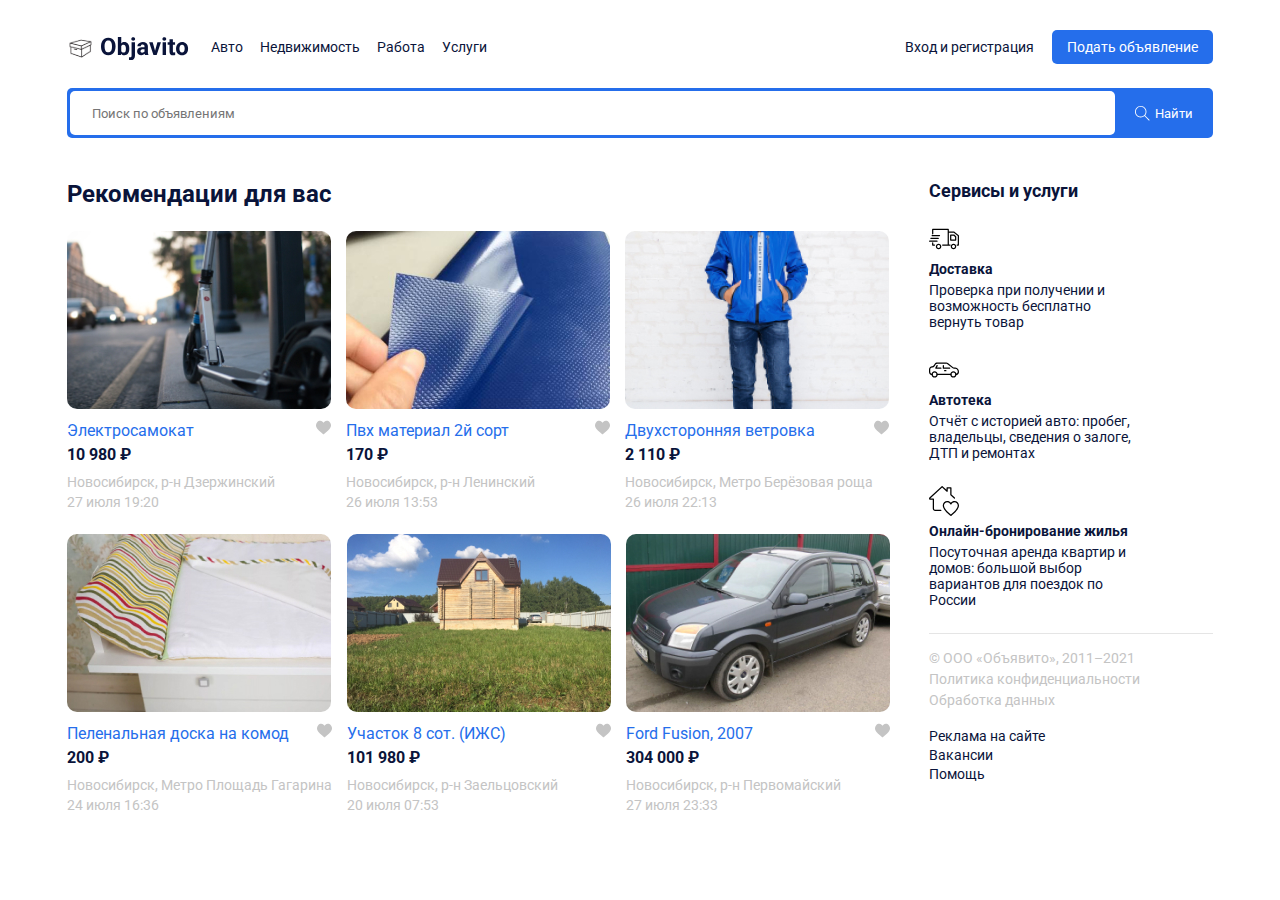
<file: index.html>
<!DOCTYPE html>
<html lang="ru">
<head>
	<meta charset="UTF-8">
	<meta name="viewport" content="width=device-width, initial-scale=1.0">
	<title>Ojavito - доска объявлений</title>
	<link rel="preconnect" href="https://fonts.googleapis.com">
	<link rel="preconnect" href="https://fonts.gstatic.com" crossorigin>
	<link href="https://fonts.googleapis.com/css2?family=Roboto:wght@400;700&display=swap" rel="stylesheet">
	<link rel="stylesheet" href="CSS/style.css">
</head>
<body>
	<!-- Шапка сайта -->
	<header class="header container">

		<div class="navbar">
			<a href="index.html" class="logo">
				<img src="IMG/Objavito.svg" alt="0" class="logo-image">
			</a>
		<div class="navbar-panel">
			<button class="close-menu">
				<img class="close-menu" src="IMG/close.svg" alt="0">
			</button>
			<nav class="navbar-menu">
				<ul class="menu">
					<li class="menu-item">
						<a href="#" class="menu-link">Авто</a>
						<a href="#" class="menu-link">Недвижимость</a>
						<a href="#" class="menu-link">Работа</a>
						<a href="#" class="menu-link">Услуги</a>
					</li>
				</ul>
			</nav>
			<div class="button-group">
				<a href="#" class="button button-link">Вход и регистрация</a>
				<a href="#" class="button button-primary">Подать объявление</a>
			</div>
		</div>
			<button class="menu-button">
				<img src="IMG/menu.svg" alt="0">
			</button>
		</div>

		<div class="search-panel">
			<input type="search" class="search-input" placeholder="Поиск по объявлениям">
			<button class="search-button">
				<img src="IMG/search.svg" alt="0" class="search-icon">
				<span class="search-button-text">Найти</span>
			</button>
		</div>

	</header>
	<!-- Шапка сайта -->

	<div class="page-content container">
		<main class="main">
			<h2 class="page-title2">Рекомендации для вас</h2>
			<div class="cards">
				<div class="card">
					<a href="single.html" class="card-link">
						<img src="IMG/product.jpg" alt="0" class="card-image">
					</a>
					<div class="card-header">
						<a href="single.html" class="card-link">
							<h3 class="card-title">Электросамокат</h3>
						</a>
						<button class="like">
							<img src="IMG/like.svg" alt="0">
						</button>
					</div>
					<strong class="card-price">
						10 980 ₽
					</strong>
					<p class="card-text">Новосибирск, р-н Дзержинский</p>
					<p class="card-text">27 июля 19:20</p>
				</div>
				<div class="card">
					<a href="#" class="card-link">
						<img src="IMG/product 2.jpg" alt="0" class="card-image">
					</a>
					<div class="card-header">
						<a href="#" class="card-link">
							<h3 class="card-title">Пвх материал 2й сорт</h3>
						</a>
						<button class="like">
							<img src="IMG/like.svg" alt="0">
						</button>
					</div>
					<strong class="card-price">
						170 ₽
					</strong>
					<p class="card-text">Новосибирск, р-н Ленинский</p>
					<p class="card-text">26 июля 13:53</p>
				</div>
				<div class="card">
					<a href="#" class="card-link">
						<img src="IMG/product 3.jpg" alt="0" class="card-image">
					</a>
					<div class="card-header">
						<a href="#" class="card-link">
							<h3 class="card-title">Двухсторонняя ветровка</h3>
						</a>
						<button class="like">
							<img src="IMG/like.svg" alt="0">
						</button>
					</div>
					<strong class="card-price">
						2 110 ₽
					</strong>
					<p class="card-text">Новосибирск, Метро Берёзовая роща</p>
					<p class="card-text">26 июля 22:13</p>
				</div>
				<div class="card">
					<a href="#" class="card-link">
						<img src="IMG/product 4.jpg" alt="0" class="card-image">
					</a>
					<div class="card-header">
						<a href="#" class="card-link">
							<h3 class="card-title">Пеленальная доска на комод</h3>
						</a>
						<button class="like">
							<img src="IMG/like.svg" alt="0">
						</button>
					</div>
					<strong class="card-price">
						200 ₽
					</strong>
					<p class="card-text">Новосибирск, Метро Площадь Гагарина</p>
					<p class="card-text">24 июля 16:36</p>
				</div>
				<div class="card">
					<a href="#" class="card-link">
						<img src="IMG/product 5.jpg" alt="0" class="card-image">
					</a>
					<div class="card-header">
						<a href="#" class="card-link">
							<h3 class="card-title">Участок 8 сот. (ИЖС)</h3>
						</a>
						<button class="like">
							<img src="IMG/like.svg" alt="0">
						</button>
					</div>
					<strong class="card-price">
						101 980 ₽
					</strong>
					<p class="card-text">Новосибирск, р-н Заельцовский</p>
					<p class="card-text">20 июля 07:53</p>
				</div>
				<div class="card">
					<a href="#" class="card-link">
						<img src="IMG/product 6.jpg" alt="0" class="card-image">
					</a>
					<div class="card-header">
						<a href="#" class="card-link">
							<h3 class="card-title">Ford Fusion, 2007</h3>
						</a>
						<button class="like">
							<img src="IMG/like.svg" alt="0">
						</button>
					</div>
					<strong class="card-price">
						304 000 ₽
					</strong>
					<p class="card-text">Новосибирск, р-н Первомайский</p>
					<p class="card-text">27 июля 23:33</p>
				</div>
			</div>
		</main>
		<aside class="sidebar">
			<h4 class="page-title">Сервисы и услуги</h4>
			<div class="service">
				<img src="IMG/dostavka.svg" alt="0" class="service-image">
				<h5 class="service-title">Доставка</h5>
				<p class="service-text">Проверка при получении и возможность бесплатно вернуть товар</p>
			</div>
			<div class="service">
				<img src="IMG/avto.svg" alt="0" class="service-image">
				<h5 class="service-title">Автотека</h5>
				<p class="service-text">Отчёт с историей авто: пробег, владельцы, сведения о залоге, ДТП и ремонтах</p>
			</div>
			<div class="service">
				<img src="IMG/home.svg" alt="0" class="service-image">
				<h5 class="service-title">Онлайн-бронирование жилья</h5>
				<p class="service-text">Посуточная аренда квартир и домов: большой выбор вариантов для поездок по России</p>
			</div>
			<hr color="#E5E5E5" class="hr">
			<footer class="footer">
				<p class="footer-text">© ООО «Объявито», 2011–2021</p>
				<ul class="footer-menu">
					<li class="footer-menu-item">
						<a href="#" class="footer-text">Политика конфиденциальности</a>
					</li>
					<li class="footer-menu-item">
						<a href="#" class="footer-text">Обработка данных</a>
					</li>
				</ul>
				<ul class="footer-menu">
						<li class="footer-menu-item">
						<a href="#" class="footer-link">Реклама на сайте</a>
					</li>
					<li class="footer-menu-item">
						<a href="#" class="footer-link">Вакансии</a>
					</li>
					<li class="footer-menu-item">
						<a href="#" class="footer-link">Помощь</a>
					</li>
				</ul>
			</footer>
		</aside>
	</div>
	<script src="https://unpkg.com/swiper/swiper-bundle.min.js"></script>
	<script src="JS/JS.js"></script>
</body>
</html>
</file>
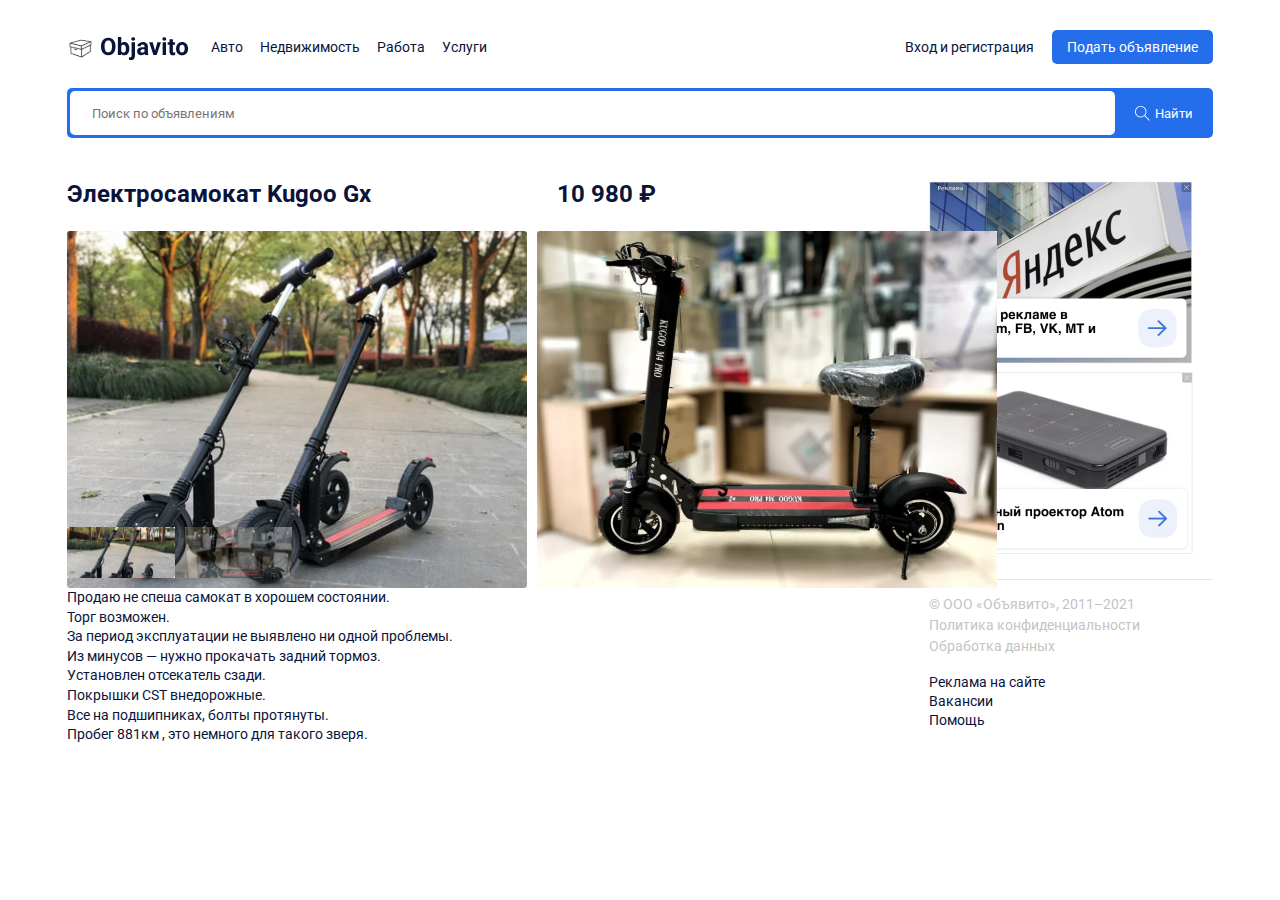
<file: single.html>
<!DOCTYPE html>
<html lang="ru">
<head>
	<meta charset="UTF-8">
	<meta name="viewport" content="width=device-width, initial-scale=1.0">
	<title>Страница товара</title>
	<link rel="preconnect" href="https://fonts.googleapis.com">
	<link rel="preconnect" href="https://fonts.gstatic.com" crossorigin>
	<link href="https://fonts.googleapis.com/css2?family=Roboto:wght@400;700&display=swap" rel="stylesheet">
	<link rel="stylesheet" href="https://unpkg.com/swiper/swiper-bundle.min.css">
	<link rel="stylesheet" href="CSS/style.css">
</head>
<body>
	<!-- Шапка сайта -->
	<header class="header container">

		<div class="navbar">
			<a href="index.html" class="logo">
				<img src="IMG/Objavito.svg" alt="0" class="logo-image">
			</a>
			<nav class="navbar-menu">
				<ul class="menu">
					<li class="menu-item">
						<a href="#" class="menu-link">Авто</a>
						<a href="#" class="menu-link">Недвижимость</a>
						<a href="#" class="menu-link">Работа</a>
						<a href="#" class="menu-link">Услуги</a>
					</li>
				</ul>
			</nav>
			<div class="button-group">
				<a href="#" class="button button-link">Вход и регистрация</a>
				<a href="#" class="button button-primary">Подать объявление</a>
			</div>
		</div>

		<div class="search-panel">
			<input type="search" class="search-input" placeholder="Поиск по объявлениям">
			<button class="search-button">
				<img src="IMG/search.svg" alt="0" class="search-icon">
				<span class="search-button-text">Найти</span>
			</button>
		</div>

	</header>
	<!-- Шапка сайта -->

	<div class="page-content container">
		<main class="main main-single">
			<div class="content">
				<h2 class="page-title2">Электросамокат Kugoo Gx</h2>
				<!-- Slider main container -->
				<div class="swiper-container">
  					 <div
      style="--swiper-navigation-color: #fff; --swiper-pagination-color: #fff"
      class="swiper-container mySwiper2"
    >
      <div class="swiper-wrapper">
        <div class="swiper-slide">
          <img src="IMG/tovar1-1.svg" />
        </div>
        <div class="swiper-slide">
          <img src="IMG/tovar1-3.svg" />
        </div>
      </div>
    </div>
    <div thumbsSlider="" class="swiper-container mySwiper">
      <div class="swiper-wrapper">
        <div class="swiper-slide">
          <img src="IMG/tovar1-1.svg" />
        </div>
        <div class="swiper-slide">
          <img src="IMG/tovar1-3.svg" />
        </div>
      </div>
    </div>
				</div>
				<div class="content-text">
					<p class="text-tovara">
						Продаю не спеша самокат в хорошем состоянии. <br>
						Торг возможен. <br>
						За период эксплуатации не выявлено ни одной проблемы. <br>
						Из минусов — нужно прокачать задний тормоз. <br>
						Установлен отсекатель сзади. <br>
						Покрышки CST внедорожные. <br>
						Все на подшипниках, болты протянуты. <br>
						Пробег 881км , это немного для такого зверя. <br>
					</p>
				</div>
			</div>
			<div class="author">
				<strong class="single-price">10 980 ₽</strong>
				<div class="author-wrapper">
					<div class="author-info">
						<span class="author-name">Михаил Воробьёв</span>
						<div class="rating">
							<img src="IMG/star.svg" alt="0">
							<img src="IMG/star.svg" alt="0">
							<img src="IMG/star.svg" alt="0">
							<img src="IMG/star.svg" alt="0">
							<img src="IMG/star.svg" alt="0">
							<span class="rating-counter">5 Отзывов</span>
						</div>
						<span class="author-status">Частное лицо</span>
					</div>
					<div class="author-avatar">
						<img src="IMG/image.jpg" alt="0" class="author-avatar">
					</div>
				</div>
				<div class="button-group">
						<button class="button button-block button-primary">
							Показать телефон
						</button>
						<button class="button button-block button-succes">
							Написать сообщение
						</button>
					</div>
			</div>
		</main>
		<aside class="sidebar">
			<a href="#">
				<img src="IMG/banner.jpg " class="banner" alt="0">
			</a>
			<a href="#">
				<img src="IMG/banner 2.jpg" class="banner2" alt="0">
			</a>
			<hr color="#E5E5E5" class="hr">
			<footer class="footer">
				<p class="footer-text">© ООО «Объявито», 2011–2021</p>
				<ul class="footer-menu">
					<li class="footer-menu-item">
						<a href="#" class="footer-text">Политика конфиденциальности</a>
					</li>
					<li class="footer-menu-item">
						<a href="#" class="footer-text">Обработка данных</a>
					</li>
				</ul>
				<ul class="footer-menu">
						<li class="footer-menu-item">
						<a href="#" class="footer-link">Реклама на сайте</a>
					</li>
					<li class="footer-menu-item">
						<a href="#" class="footer-link">Вакансии</a>
					</li>
					<li class="footer-menu-item">
						<a href="#" class="footer-link">Помощь</a>
					</li>
				</ul>
			</footer>
		</aside>
	</div>
	<script src="https://unpkg.com/swiper/swiper-bundle.min.js"></script>
	<script src="JS/JS.js"></script>
</body>
</html>
</file>
<file: CSS/style.css>
/*Обнуление*/
*{
	padding: 0;
	margin: 0;
	border: 0;
}
*,*:before,*:after{
	-moz-box-sizing: border-box;
	-webkit-box-sizing: border-box;
	box-sizing: border-box;
}
:focus,:active{outline: none;}
a:focus,a:active{outline: none;}
nav,footer,header,aside{display: block;}
html,body{
	height: 100%;
	width: 100%;
	font-size: 100%;
	line-height: 1;
	font-size: 14px;
	-ms-text-size-adjust: 100%;
	-moz-text-size-adjust: 100%;
	-webkit-text-size-adjust: 100%;
}
input,button,textarea{font-family:inherit;}
input::-ms-clear{display: none;}
button{cursor: pointer;}
button::-moz-focus-inner {padding:0;border:0;}
a, a:visited{text-decoration: none;}
a:hover{text-decoration: none;}
ul li{list-style: none;}
img{vertical-align: top;}
h1,h2,h3,h4,h5,h6{font-size:inherit;font-weight: 400;}
/*--------------------*/
body {
	font-family: 'Roboto', sans-serif;
	font-style: 14px;
	color: #0A143A;
}

.container {
	max-width: 1146px;
	margin: auto;
}

.header {
	padding-top: 30px;
	padding-bottom: 30px;
	margin-bottom: 12px;
}
.navbar {
	display: flex;
	align-items: center;
	justify-content: space-around;
	margin-bottom: 24px;
}
.navbar-panel {
	flex-grow: 1;
	display: flex;
	align-items: center;
}
.navbar-menu {
	margin-right: auto;
}
.menu {
	padding-left: 22px;
	display: flex;
}
.menu-link:not(:last-child) {
	margin-right: 14px;
	color: inherit;
}
.menu-link {
	color: inherit;
}
.button {
	display: inline-block;
	padding: 10px 15px;
	cursor: pointer;
}
.button-link {
	color: inherit;
}
.button-primary {
	background: #256EEB;
	border-radius: 5px;
	color: white;
}
.search-panel {
	height: 50px;
	background: #256EEB;
	border-radius: 5px;
	display: flex;
	padding: 3px;
}
.search-input {
	flex-grow: 1;
	background: #FFFFFF;
	border-radius: 5px;
	padding-left: 22px;
	padding-right: 22px;

}
.search-button {
	background: #256EEB;
	color: white;
	padding-left: 20px;
	padding-right: 17px;
	display: flex;
	align-items: center;
}
.search-button-text {
	margin-left: 5px;
}
.page-content {
	display: grid;
	grid-template-columns: 9fr 3fr;
	grid-column-gap: 10px;
}
.card-image {
	border-radius: 10px;
	width: 264px;
	height: 178px;
	object-fit: cover;
}
.cards {
	display: flex; 
	flex-wrap: wrap;
}
.card {
	margin-bottom: 20px;
	margin-right: 15px;
}
.card-title {
	font-size: 16px;
	line-height: 19px;
	color: #256EEB;
	margin-top: 12px;
	margin-bottom: 5px;
}
.card-header {
	display: flex;
	justify-content: space-between;
	align-items: center;
}
.like {
	background-color: #fff;
	border: none;
	cursor: pointer;
	margin-left: 15px;
}
.card-price {
	font-size: 16px;
	line-height: 19px;
	color: #0A143A;
	margin-bottom: 10px;
	display: block;
}
.card-text {
	font-size: 14px;
	line-height: 16px;
	color: #C4C4C4;
	margin-bottom: 4px;
	margin-top: 0;
}
.service {
	margin-bottom: 25px;
}
.service-title {
	font-weight: bold;
	font-size: 14px;
	line-height: 16px;
	margin-top: 7px;
	margin-bottom: 5px;
}
.service-text{
	font-size: 14px;
	line-height: 16px;
	max-width: 217px; 
}
.page-title {
	font-weight: bold;
	font-size: 18px;
	line-height: 21px;
	margin-bottom: 23px;
}
.page-title2 {
	font-weight: bold;
	font-size: 24px;
	line-height: 28px;
	margin-bottom: 23px;
}
.hr {
	border: 1px;
	height: 1px;
	margin-bottom: 16px;
}
.footer-text {
	display: inline-block;
	font-size: 14px;
	line-height: 16px;
	color: #C4C4C4;
	margin-bottom: 5px;
}
.footer-menu {
	margin: 0;
	padding: 0;
	margin-bottom: 16px;
	list-style: none;
}
.footer-link {
	display: inline-block;
	color: inherit;
	margin-bottom: 5px;
}
.main-single {
	display: flex;
	align-items: flex-start;
}
.content {
	max-width: 460px;
	margin-right: 30px;
}
.swiper-container {
        width: 460px;
        height: 357px;
      }

      .swiper-slide {
        text-align: center;
        font-size: 18px;
        background: #fff;

        /* Center slide text vertically */
        display: -webkit-box;
        display: -ms-flexbox;
        display: -webkit-flex;
        display: flex;
        -webkit-box-pack: center;
        -ms-flex-pack: center;
        -webkit-justify-content: center;
        justify-content: center;
        -webkit-box-align: center;
        -ms-flex-align: center;
        -webkit-align-items: center;
        align-items: center;
      }

      .swiper-slide img {
        display: block;
        width: 100%;
        height: 100%;
        object-fit: none;
      }
      .swiper-container {
        width: 460px;
        height: 357px;
        margin-left: auto;
        margin-right: auto;
      }

      .swiper-slide {
        background-size: none;
        background-position: center;
        width: 460px;
        height: 357px;
      }

      .mySwiper2 {
        height: 80%;
        width: 100%;
        border-radius: 10px;
      }

      .mySwiper {
        height: 20%;
        box-sizing: border-box;
        padding: 10px 0;
      }

      .mySwiper .swiper-slide {
        width: 25%;
        height: 100%;
        opacity: 0.4;
      }

      .mySwiper .swiper-slide-thumb-active {
        opacity: 1;
      }

      .swiper-slide img {
        display: block;
        width: 100%;
        height: 100%;
        object-fit: cover;
        border-radius: 3px;
      }
      .content-text {
      	font-size: 14px;
		line-height: 140%;
      }
.author {
	min-width: 264px;
}
.author-wrapper {
	display: flex;
	align-items: center;
	justify-content: space-between;
	margin-top: 25px;
	margin-bottom: 30px;
}
.author-avatar {
	width: 50px;
	height: 50px;
	object-fit: cover;
	border-radius: 50%;
}
.author-name {
	font-weight: bold;
	font-size: 14px;
	line-height: 16px;
	display: block;
	margin-bottom: 4px;
}
.rating {
	margin-bottom: 5px;
}
.rating-counter {
	color: #0A143A;
	opacity: 0.5;
	margin-left: 10px;
}
.author-status {
	font-size: 12px;
	line-height: 14px;
}
.button-block {
	display: block;
	width: 100%;
	height: 54px;
	margin-bottom: 14px;
}
.button-succes{
	background-color: #14B4BE;
	border-radius: 5px;
	color: white;
}
.single-price {
	font-weight: bold;
	font-size: 24px;
	line-height: 28px;
	display: block;
}
.banner {
	margin-bottom: 7px;
}
.banner2 {
	margin-bottom: 25px;
}
.menu-button {
	background-color: #fff;
	cursor: pointer;
	display: none;
}
.close-menu {
	display: none;
}
@media (max-width: 1200px) {
	.container {
		max-width: 960px;
	}
	.card {
			width: 45%;
	}
	.card-image {
			width: 100%;
			height: 200px;
	}
}
@media (max-width: 992px) {
	.container {
		max-width: 740px;
	}
	.card-image {
			height: 150px;
	}
}
@media (max-width: 768px) {
	.container {
		max-width: 560px;
	}
	.card {
		width: 100%;
	}
	.page-content {
		grid-template-columns: 8fr 4fr;
	}
	.menu-button {
		display: block;
	}
	.close-menu {
		display: block;
		position: absolute;
		right: 30px;
		top: 30px;
		cursor: pointer;
		background-color: #fff;
	}
	.menu-item:not(:last-child) {
		margin-right: 0;
		margin-bottom: 10px;
	}
	.menu-link{
		display: flex;
		flex-direction: column;
		margin-bottom: 10px;
		align-items: center;
		justify-content: center;
	}
	.navbar-panel {
		position: fixed;
		right: 0;
		top: 0;
		width: 100%;
		height: 100%;
		background-color: #fff;
		z-index: 9;
		flex-direction: column;
		align-items: center;
		justify-content: center;
		transition: transform 0.2s, opacity 0.2s;
		transform: translateX(100%);
		opacity: 0;
	}
	.is-open {
		transform: translateX(0%);
		opacity: 1;
	}
	.navbar-menu {
		margin-left: auto;
		margin-bottom: 20px;
	}
	.menu {
		flex-direction: column;
		align-items: center;
		justify-content: center;
	}
	.menu-item: {
		margin-right: 0;
		margin-bottom: 10px;
	}
	.button-group {
		display: flex;
		flex-direction: column;
	}
}
@media (max-width: 576px) {
	.container {
		max-width: 90%;
	}
	.card-image {
		width: 250px;
	}
	.page-content {
		grid-template-columns: 12fr;
	}
	.card {
		margin-right: 0;
		width: 100%;
	}
	.search-button-text{
		display: none;
	}
}
</file>
